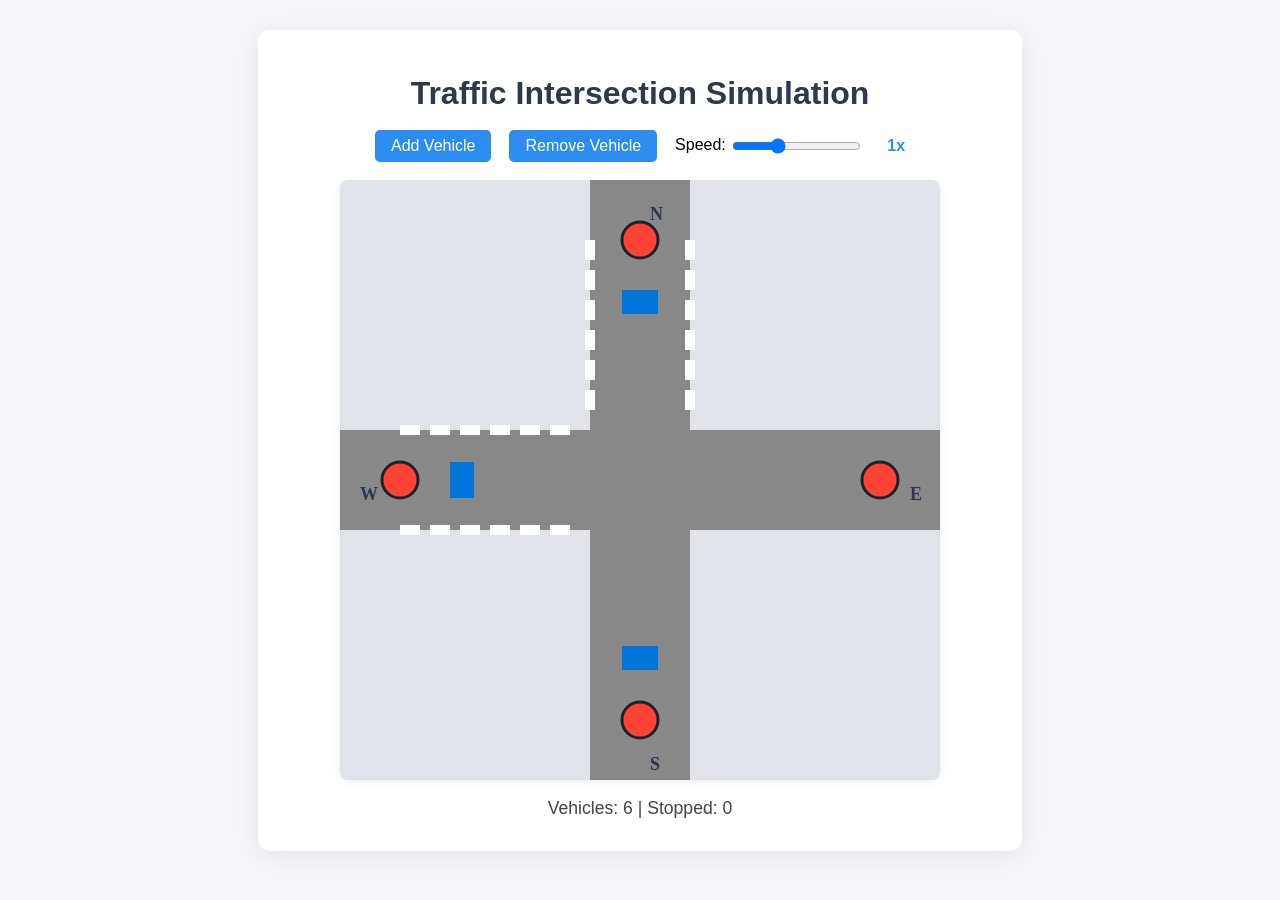
<file: webapp/index.html>
<!DOCTYPE html>
<html lang="en">
<head>
  <meta charset="UTF-8" />
  <meta name="viewport" content="width=device-width, initial-scale=1.0" />
  <title>Modern Traffic Intersection Simulation</title>
  <link rel="stylesheet" href="style.css" />
</head>
<body>
  <div class="container">
    <h1>Traffic Intersection Simulation</h1>
    <div id="controls">
      <button onclick="addVehicle()">Add Vehicle</button>
      <button onclick="removeVehicle()">Remove Vehicle</button>
      <label>Speed: <input type="range" id="speedRange" min="0.5" max="2" step="0.1" value="1" onchange="setSpeed(this.value)" /></label>
      <span id="speedValue">1x</span>
    </div>
    <canvas id="intersection" width="600" height="600"></canvas>
    <div id="stats"></div>
  </div>
  <script src="app.js"></script>
</body>
</html>
</file>
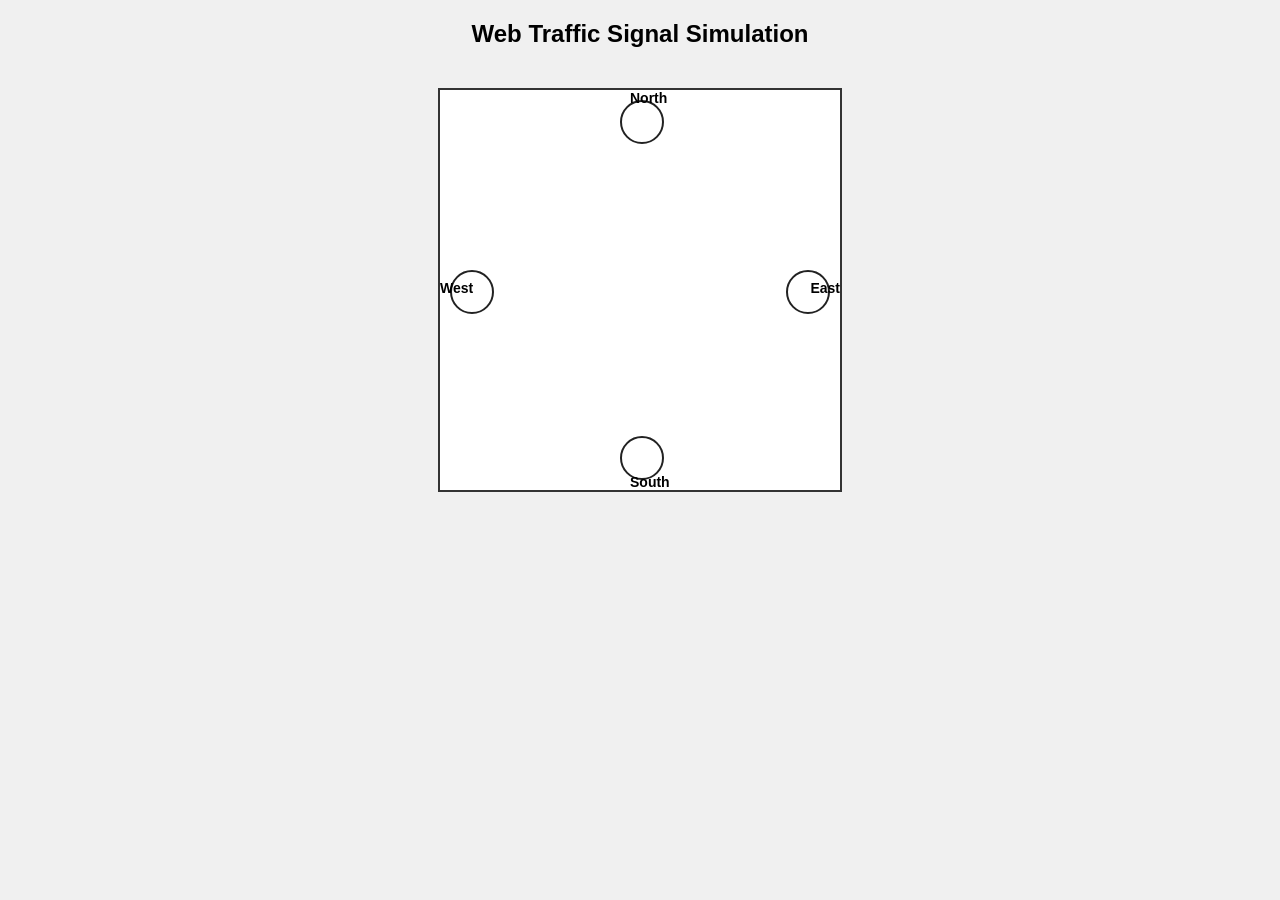
<file: web_simulation.html>
<!DOCTYPE html>
<html lang="en">
<head>
    <meta charset="UTF-8">
    <title>Web Traffic Signal Simulation</title>
    <style>
        body { font-family: Arial, sans-serif; background: #f0f0f0; }
        #intersection { margin: 40px auto; width: 400px; height: 400px; background: #fff; border: 2px solid #333; position: relative; }
        .signal { width: 40px; height: 40px; border-radius: 50%; position: absolute; border: 2px solid #222; }
        #signal-north { top: 10px; left: 180px; }
        #signal-south { bottom: 10px; left: 180px; }
        #signal-east { right: 10px; top: 180px; }
        #signal-west { left: 10px; top: 180px; }
        .label { position: absolute; font-size: 14px; font-weight: bold; }
        #label-north { top: 0; left: 190px; }
        #label-south { bottom: 0; left: 190px; }
        #label-east { right: 0; top: 190px; }
        #label-west { left: 0; top: 190px; }
    </style>
</head>
<body>
    <h2 style="text-align:center">Web Traffic Signal Simulation</h2>
    <div id="intersection">
        <div id="signal-north" class="signal"></div>
        <div id="signal-south" class="signal"></div>
        <div id="signal-east" class="signal"></div>
        <div id="signal-west" class="signal"></div>
        <div id="label-north" class="label">North</div>
        <div id="label-south" class="label">South</div>
        <div id="label-east" class="label">East</div>
        <div id="label-west" class="label">West</div>
    </div>
    <script>
        async function fetchSignalState() {
            try {
                const response = await fetch('http://localhost:5000/signal_state');
                const state = await response.json();
                // Example state: { north: 'green', south: 'red', east: 'red', west: 'green' }
                updateSignals(state);
            } catch (e) {
                console.error('Failed to fetch signal state:', e);
            }
        }

        function updateSignals(state) {
            const colors = { green: '#0f0', yellow: '#ff0', red: '#f00' };
            document.getElementById('signal-north').style.background = colors[state.north] || '#888';
            document.getElementById('signal-south').style.background = colors[state.south] || '#888';
            document.getElementById('signal-east').style.background = colors[state.east] || '#888';
            document.getElementById('signal-west').style.background = colors[state.west] || '#888';
        }

        setInterval(fetchSignalState, 1000); // Poll every second
        fetchSignalState();
    </script>
</body>
</html>
</file>
<file: webapp/style.css>
body {
  background: #f4f6fa;
  font-family: 'Segoe UI', Arial, sans-serif;
  margin: 0;
  padding: 0;
}
.container {
  max-width: 700px;
  margin: 30px auto;
  background: #fff;
  border-radius: 12px;
  box-shadow: 0 4px 24px rgba(0,0,0,0.08);
  padding: 24px 32px 32px 32px;
}
h1 {
  text-align: center;
  color: #2d3a4b;
  margin-bottom: 18px;
}
#controls {
  display: flex;
  justify-content: center;
  align-items: center;
  gap: 18px;
  margin-bottom: 18px;
}
#intersection {
  display: block;
  margin: 0 auto 18px auto;
  background: #e0e4ea;
  border-radius: 8px;
  box-shadow: 0 2px 8px rgba(0,0,0,0.07);
}
#stats {
  text-align: center;
  color: #444;
  font-size: 1.1em;
  margin-top: 10px;
}
button {
  background: #2d8cf0;
  color: #fff;
  border: none;
  border-radius: 5px;
  padding: 7px 16px;
  font-size: 1em;
  cursor: pointer;
  transition: background 0.2s;
}
button:hover {
  background: #1a6fd1;
}
input[type=range] {
  vertical-align: middle;
}
#speedValue {
  margin-left: 6px;
  font-weight: bold;
  color: #2d8cf0;
}
</file>
